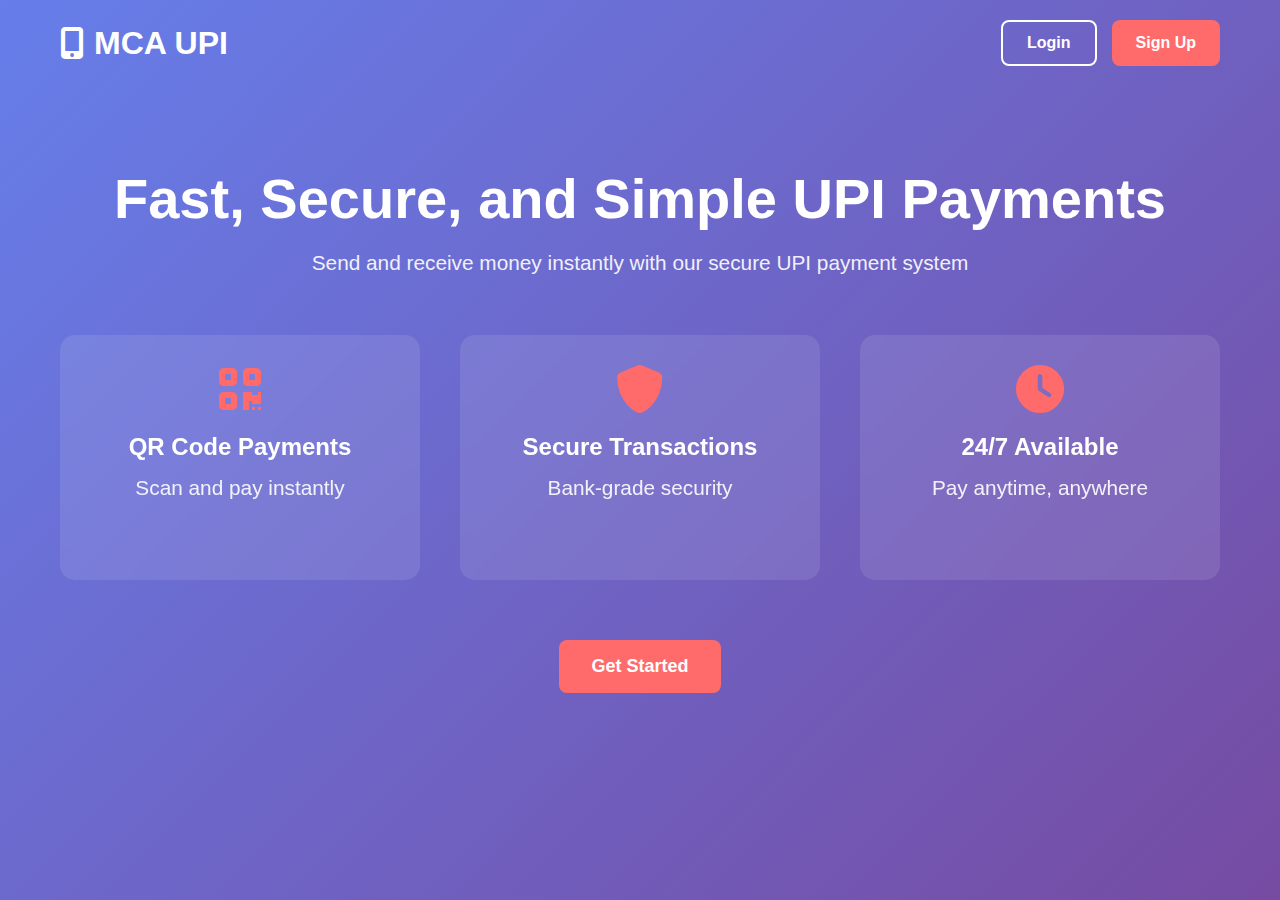
<file: index.html>
<!DOCTYPE html>
<html lang="en">
<head>
    <meta charset="UTF-8">
    <meta name="viewport" content="width=device-width, initial-scale=1.0">
    <title>UPI Payment System</title>
    <link rel="stylesheet" href="style.css">
    <link href="https://cdnjs.cloudflare.com/ajax/libs/font-awesome/6.0.0/css/all.min.css" rel="stylesheet">
</head>
<body>
    <div class="container">
        <header class="header">
            <div class="logo">
                <i class="fas fa-mobile-alt"></i>
                <h1>MCA UPI</h1>
            </div>
            <nav class="nav">
                <button class="btn-secondary" onclick="showLogin()">Login</button>
                <button class="btn-primary" onclick="showRegister()">Sign Up</button>
            </nav>
        </header>

        <main class="hero">
            <div class="hero-content">
                <h2>Fast, Secure, and Simple UPI Payments</h2>
                <p>Send and receive money instantly with our secure UPI payment system</p>
                <div class="features">
                    <div class="feature">
                        <i class="fas fa-qrcode"></i>
                        <h3>QR Code Payments</h3>
                        <p>Scan and pay instantly</p>
                    </div>
                    <div class="feature">
                        <i class="fas fa-shield-alt"></i>
                        <h3>Secure Transactions</h3>
                        <p>Bank-grade security</p>
                    </div>
                    <div class="feature">
                        <i class="fas fa-clock"></i>
                        <h3>24/7 Available</h3>
                        <p>Pay anytime, anywhere</p>
                    </div>
                </div>
                <button class="btn-primary btn-large" onclick="showRegister()">Get Started</button>
            </div>
        </main>
    </div>

    <!-- Login Modal -->
    <div id="loginModal" class="modal">
        <div class="modal-content">
            <span class="close" onclick="closeModal('loginModal')">&times;</span>
            <h2>Login to Your Account</h2>
            <form id="loginForm">
                <div class="input-group">
                    <i class="fas fa-phone"></i>
                    <input type="tel" id="loginPhone" placeholder="Enter mobile number" required>
                </div>
                <div class="input-group">
                    <i class="fas fa-lock"></i>
                    <input type="password" id="loginPin" placeholder="Enter PIN" maxlength="4" required>
                </div>
                <button type="submit" class="btn-primary btn-full">Login</button>
            </form>
            <p>Don't have an account? <a href="#" onclick="showRegister(); closeModal('loginModal')">Sign up</a></p>
        </div>
    </div>

    <!-- Register Modal -->
    <div id="registerModal" class="modal">
        <div class="modal-content">
            <span class="close" onclick="closeModal('registerModal')">&times;</span>
            <h2>Create New Account</h2>
            <form id="registerForm">
                <div class="input-group">
                    <i class="fas fa-user"></i>
                    <input type="text" id="registerName" placeholder="Full Name" required>
                </div>
                <div class="input-group">
                    <i class="fas fa-phone"></i>
                    <input type="tel" id="registerPhone" placeholder="Mobile Number" maxlength="10" required>
                </div>
                <div class="input-group">
                    <i class="fas fa-envelope"></i>
                    <input type="email" id="registerEmail" placeholder="Email Address" required>
                </div>
                <div class="input-group">
                    <i class="fas fa-lock"></i>
                    <input type="password" id="registerPin" placeholder="Create 4-digit PIN" maxlength="4" required>
                </div>
                <div class="input-group">
                    <i class="fas fa-lock"></i>
                    <input type="password" id="confirmPin" placeholder="Confirm PIN" maxlength="4" required>
                </div>
                <button type="submit" class="btn-primary btn-full">Create Account</button>
            </form>
            <p>Already have an account? <a href="#" onclick="showLogin(); closeModal('registerModal')">Login</a></p>
        </div>
    </div>

    <script src="app.js"></script>
</body>
</html>
</file>
<file: style.css>
* {
    margin: 0;
    padding: 0;
    box-sizing: border-box;
}

body {
    font-family: 'Segoe UI', Tahoma, Geneva, Verdana, sans-serif;
    background: linear-gradient(135deg, #667eea 0%, #764ba2 100%);
    min-height: 100vh;
    color: #333;
}

.container {
    max-width: 1200px;
    margin: 0 auto;
    padding: 0 20px;
}

/* Header Styles */
.header {
    display: flex;
    justify-content: space-between;
    align-items: center;
    padding: 20px 0;
    color: white;
}

.logo {
    display: flex;
    align-items: center;
    gap: 10px;
}

.logo i {
    font-size: 2rem;
}

.logo h1 {
    font-size: 2rem;
    font-weight: 700;
}

.nav {
    display: flex;
    gap: 15px;
}

/* Button Styles */
.btn-primary, .btn-secondary, .btn-link, .btn-logout, .btn-icon {
    padding: 12px 24px;
    border: none;
    border-radius: 8px;
    font-size: 16px;
    font-weight: 600;
    cursor: pointer;
    transition: all 0.3s ease;
    text-decoration: none;
    display: inline-flex;
    align-items: center;
    justify-content: center;
    gap: 8px;
    text-align: center;
}

.btn-primary {
    background: #ff6b6b;
    color: white;
}

.btn-primary:hover {
    background: #ff5252;
    transform: translateY(-2px);
}

.btn-secondary {
    background: transparent;
    color: white;
    border: 2px solid white;
}

.btn-secondary:hover {
    background: white;
    color: #667eea;
}

.btn-logout {
    background: #dc3545;
    color: white;
    border: none;
}

.btn-logout:hover {
    background: #c82333;
    transform: translateY(-2px);
}

.btn-icon {
    background: none;
    border: none;
    color: #667eea;
    padding: 8px;
    font-size: 1.5rem;
    border-radius: 50%;
}

.btn-icon:hover {
    background: rgba(102, 126, 234, 0.1);
}

.btn-link {
    background: none;
    color: #667eea;
    padding: 5px 10px;
    font-size: 14px;
}

.btn-full {
    width: 100%;
}

.btn-large {
    padding: 16px 32px;
    font-size: 18px;
}

/* Hero Section */
.hero {
    text-align: center;
    padding: 80px 0;
    color: white;
}

.hero-content h2 {
    font-size: 3.5rem;
    margin-bottom: 20px;
    font-weight: 700;
}

.hero-content p {
    font-size: 1.3rem;
    margin-bottom: 50px;
    opacity: 0.9;
}

.features {
    display: grid;
    grid-template-columns: repeat(auto-fit, minmax(250px, 1fr));
    gap: 40px;
    margin: 60px 0;
}

.feature {
    background: rgba(255, 255, 255, 0.1);
    padding: 30px;
    border-radius: 15px;
    backdrop-filter: blur(10px);
}

.feature i {
    font-size: 3rem;
    margin-bottom: 20px;
    color: #ff6b6b;
}

.feature h3 {
    font-size: 1.5rem;
    margin-bottom: 15px;
}

/* Modal Styles */
.modal {
    display: none;
    position: fixed;
    z-index: 1000;
    left: 0;
    top: 0;
    width: 100%;
    height: 100%;
    background: rgba(0, 0, 0, 0.5);
    backdrop-filter: blur(5px);
}

.modal-content {
    background: white;
    margin: 5% auto;
    padding: 30px;
    border-radius: 15px;
    width: 90%;
    max-width: 500px;
    position: relative;
    animation: modalSlideIn 0.3s ease;
}

.logout-confirm {
    text-align: center;
    max-width: 400px;
}

.logout-confirm .logout-icon {
    font-size: 3rem;
    color: #dc3545;
    margin: 20px 0;
}

.logout-actions {
    display: flex;
    gap: 15px;
    justify-content: center;
    margin-top: 30px;
}

@keyframes modalSlideIn {
    from {
        opacity: 0;
        transform: translateY(-50px);
    }
    to {
        opacity: 1;
        transform: translateY(0);
    }
}

.close {
    position: absolute;
    right: 20px;
    top: 20px;
    font-size: 28px;
    font-weight: bold;
    cursor: pointer;
    color: #999;
}

.close:hover {
    color: #333;
}

.modal h2 {
    margin-bottom: 25px;
    color: #333;
    text-align: center;
}

/* Form Styles */
.input-group {
    position: relative;
    margin-bottom: 20px;
}

.input-group i {
    position: absolute;
    left: 15px;
    top: 50%;
    transform: translateY(-50%);
    color: #999;
}

.input-group input {
    width: 100%;
    padding: 15px 15px 15px 45px;
    border: 2px solid #e1e5e9;
    border-radius: 8px;
    font-size: 16px;
    transition: border-color 0.3s;
}

.input-group input:focus {
    outline: none;
    border-color: #667eea;
}

/* Dashboard Styles */
.dashboard-container {
    min-height: 100vh;
    background: #f8f9fa;
}

.dashboard-header {
    background: white;
    padding: 20px 30px;
    box-shadow: 0 2px 10px rgba(0, 0, 0, 0.1);
    display: flex;
    justify-content: space-between;
    align-items: center;
    position: relative;
}

.header-left h2 {
    color: #667eea;
    margin-bottom: 5px;
}

.header-left span {
    color: #666;
    font-size: 14px;
}

.header-right {
    display: flex;
    align-items: center;
    gap: 15px;
}

/* User Menu Styles */
.user-menu {
    position: relative;
}

.user-dropdown {
    position: absolute;
    top: 100%;
    right: 0;
    background: white;
    border-radius: 12px;
    box-shadow: 0 10px 30px rgba(0, 0, 0, 0.15);
    min-width: 200px;
    padding: 10px 0;
    opacity: 0;
    visibility: hidden;
    transform: translateY(-10px);
    transition: all 0.3s ease;
    z-index: 1001;
}

.user-dropdown.show {
    opacity: 1;
    visibility: visible;
    transform: translateY(0);
}

.user-info {
    padding: 15px 20px;
    text-align: left;
}

.user-info span {
    display: block;
    font-weight: 600;
    color: #333;
}

.user-info small {
    color: #666;
    font-size: 12px;
}

.user-dropdown hr {
    border: none;
    border-top: 1px solid #f0f0f0;
    margin: 5px 0;
}

.dropdown-item {
    width: 100%;
    padding: 12px 20px;
    border: none;
    background: none;
    text-align: left;
    cursor: pointer;
    display: flex;
    align-items: center;
    gap: 10px;
    color: #333;
    transition: background 0.2s;
    font-size: 14px;
}

.dropdown-item:hover {
    background: #f8f9fa;
}

.dropdown-item.logout-item {
    color: #dc3545;
}

.dropdown-item.logout-item:hover {
    background: #fff5f5;
}

.mobile-logout {
    display: none;
}

.dashboard-content {
    padding: 30px;
    max-width: 1200px;
    margin: 0 auto;
}

/* Balance Card */
.balance-card {
    background: linear-gradient(135deg, #667eea 0%, #764ba2 100%);
    color: white;
    padding: 30px;
    border-radius: 20px;
    display: flex;
    justify-content: space-between;
    align-items: center;
    margin-bottom: 30px;
    box-shadow: 0 10px 30px rgba(102, 126, 234, 0.3);
}

.balance-amount {
    font-size: 2.5rem;
    font-weight: bold;
    margin: 10px 0;
}

.balance-info h3 {
    opacity: 0.9;
    margin-bottom: 10px;
}

.balance-info p {
    opacity: 0.8;
    font-size: 14px;
}

/* Quick Actions */
.quick-actions {
    margin-bottom: 40px;
}

.action-grid {
    display: grid;
    grid-template-columns: repeat(auto-fit, minmax(200px, 1fr));
    gap: 20px;
}

.action-card {
    background: white;
    padding: 25px;
    border-radius: 15px;
    text-align: center;
    cursor: pointer;
    transition: all 0.3s ease;
    box-shadow: 0 5px 15px rgba(0, 0, 0, 0.1);
}

.action-card:hover {
    transform: translateY(-5px);
    box-shadow: 0 10px 25px rgba(0, 0, 0, 0.15);
}

.action-card i {
    font-size: 2.5rem;
    color: #667eea;
    margin-bottom: 15px;
}

.action-card span {
    display: block;
    font-weight: 600;
    color: #333;
}

/* Transaction Section */
.transaction-section {
    background: white;
    padding: 25px;
    border-radius: 15px;
    box-shadow: 0 5px 15px rgba(0, 0, 0, 0.1);
}

.section-header {
    display: flex;
    justify-content: space-between;
    align-items: center;
    margin-bottom: 20px;
}

.section-header h3 {
    color: #333;
}

.transaction-list {
    max-height: 400px;
    overflow-y: auto;
}

.transaction-item {
    display: flex;
    justify-content: space-between;
    align-items: center;
    padding: 15px 0;
    border-bottom: 1px solid #f0f0f0;
}

.transaction-item:last-child {
    border-bottom: none;
}

.transaction-info {
    display: flex;
    align-items: center;
    gap: 15px;
}

.transaction-icon {
    width: 45px;
    height: 45px;
    border-radius: 50%;
    display: flex;
    align-items: center;
    justify-content: center;
    color: white;
}

.transaction-icon.sent {
    background: #ff6b6b;
}

.transaction-icon.received {
    background: #51cf66;
}

.transaction-details h4 {
    margin-bottom: 5px;
    color: #333;
}

.transaction-details p {
    font-size: 14px;
    color: #666;
}

.transaction-amount {
    font-weight: bold;
    font-size: 16px;
}

.transaction-amount.sent {
    color: #ff6b6b;
}

.transaction-amount.received {
    color: #51cf66;
}

/* Payment Methods */
.payment-methods {
    margin: 20px 0;
}

.payment-methods h4 {
    margin-bottom: 15px;
    color: #333;
}

.payment-option {
    display: block;
    margin-bottom: 10px;
    cursor: pointer;
}

.payment-option input[type="radio"] {
    display: none;
}

.payment-content {
    display: flex;
    align-items: center;
    gap: 10px;
    padding: 15px;
    border: 2px solid #e1e5e9;
    border-radius: 8px;
    transition: all 0.3s;
}

.payment-option input[type="radio"]:checked + .payment-content {
    border-color: #667eea;
    background: #f8f9ff;
}

.payment-content:hover {
    border-color: #667eea;
}

/* QR Code Styles */
.qr-display {
    text-align: center;
    padding: 20px;
}

.qr-display #userQRCode {
    margin: 20px auto;
    display: flex;
    justify-content: center;
}

.qr-actions {
    margin-top: 20px;
    display: flex;
    gap: 15px;
    justify-content: center;
}

.qr-scanner {
    text-align: center;
    padding: 20px;
}

.scanner-frame {
    width: 250px;
    height: 250px;
    margin: 0 auto 20px;
    border: 2px dashed #ccc;
    border-radius: 15px;
    display: flex;
    flex-direction: column;
    align-items: center;
    justify-content: center;
    gap: 10px;
    background: #f8f9fa;
}

.scanner-frame i {
    font-size: 3rem;
    color: #999;
}

/* Loading Animation */
.loading {
    display: inline-block;
    width: 20px;
    height: 20px;
    border: 3px solid rgba(255, 255, 255, 0.3);
    border-radius: 50%;
    border-top-color: #fff;
    animation: spin 1s ease-in-out infinite;
}

@keyframes spin {
    to { transform: rotate(360deg); }
}

/* Success/Error Messages */
.message {
    padding: 15px;
    border-radius: 8px;
    margin-bottom: 20px;
    text-align: center;
    animation: messageSlide 0.3s ease;
}

.message.success {
    background: #d4edda;
    color: #155724;
    border: 1px solid #c3e6cb;
}

.message.error {
    background: #f8d7da;
    color: #721c24;
    border: 1px solid #f5c6cb;
}

.message.info {
    background: #d1ecf1;
    color: #0c5460;
    border: 1px solid #bee5eb;
}

@keyframes messageSlide {
    from {
        opacity: 0;
        transform: translateY(-20px);
    }
    to {
        opacity: 1;
        transform: translateY(0);
    }
}

/* Responsive Design */
@media (max-width: 768px) {
    .hero-content h2 {
        font-size: 2.5rem;
    }
    
    .hero-content p {
        font-size: 1.1rem;
    }
    
    .features {
        grid-template-columns: 1fr;
        gap: 30px;
    }
    
    .balance-card {
        flex-direction: column;
        text-align: center;
        gap: 20px;
    }
    
    .action-grid {
        grid-template-columns: repeat(2, 1fr);
    }
    
    .dashboard-header {
        padding: 15px 20px;
    }
    
    .user-menu {
        display: none;
    }
    
    .mobile-logout {
        display: flex;
    }
    
    .logout-actions {
        flex-direction: column;
    }
}

@media (max-width: 480px) {
    .modal-content {
        margin: 10% auto;
        padding: 20px;
    }
    
    .action-grid {
        grid-* {
    margin: 0;
    padding: 0;
    box-sizing: border-box;
}

body {
    font-family: 'Segoe UI', Tahoma, Geneva, Verdana, sans-serif;
    background: linear-gradient(135deg, #667eea 0%, #764ba2 100%);
    min-height: 100vh;
    color: #333;
}

.container {
    max-width: 1200px;
    margin: 0 auto;
    padding: 0 20px;
}

/* Header Styles */
.header {
    display: flex;
    justify-content: space-between;
    align-items: center;
    padding: 20px 0;
    color: white;
}

.logo {
    display: flex;
    align-items: center;
    gap: 10px;
}

.logo i {
    font-size: 2rem;
}

.logo h1 {
    font-size: 2rem;
    font-weight: 700;
}

.nav {
    display: flex;
    gap: 15px;
}

/* Button Styles */
.btn-primary, .btn-secondary, .btn-link, .btn-logout, .btn-icon {
    padding: 12px 24px;
    border: none;
    border-radius: 8px;
    font-size: 16px;
    font-weight: 600;
    cursor: pointer;
    transition: all 0.3s ease;
    text-decoration: none;
    display: inline-flex;
    align-items: center;
    justify-content: center;
    gap: 8px;
    text-align: center;
}

.btn-primary {
    background: #ff6b6b;
    color: white;
}

.btn-primary:hover {
    background: #ff5252;
    transform: translateY(-2px);
}

.btn-secondary {
    background: transparent;
    color: white;
    border: 2px solid white;
}

.btn-secondary:hover {
    background: white;
    color: #667eea;
}

.btn-logout {
    background: #dc3545;
    color: white;
    border: none;
}

.btn-logout:hover {
    background: #c82333;
    transform: translateY(-2px);
}

.btn-icon {
    background: none;
    border: none;
    color: #667eea;
    padding: 8px;
    font-size: 1.5rem;
    border-radius: 50%;
}

.btn-icon:hover {
    background: rgba(102, 126, 234, 0.1);
}

.btn-link {
    background: none;
    color: #667eea;
    padding: 5px 10px;
    font-size: 14px;
}

.btn-full {
    width: 100%;
}

.btn-large {
    padding: 16px 32px;
    font-size: 18px;
}

/* Hero Section */
.hero {
    text-align: center;
    padding: 80px 0;
    color: white;
}

.hero-content h2 {
    font-size: 3.5rem;
    margin-bottom: 20px;
    font-weight: 700;
}

.hero-content p {
    font-size: 1.3rem;
    margin-bottom: 50px;
    opacity: 0.9;
}

.features {
    display: grid;
    grid-template-columns: repeat(auto-fit, minmax(250px, 1fr));
    gap: 40px;
    margin: 60px 0;
}

.feature {
    background: rgba(255, 255, 255, 0.1);
    padding: 30px;
    border-radius: 15px;
    backdrop-filter: blur(10px);
}

.feature i {
    font-size: 3rem;
    margin-bottom: 20px;
    color: #ff6b6b;
}

.feature h3 {
    font-size: 1.5rem;
    margin-bottom: 15px;
}

/* Modal Styles */
.modal {
    display: none;
    position: fixed;
    z-index: 1000;
    left: 0;
    top: 0;
    width: 100%;
    height: 100%;
    background: rgba(0, 0, 0, 0.5);
    backdrop-filter: blur(5px);
}

.modal-content {
    background: white;
    margin: 5% auto;
    padding: 30px;
    border-radius: 15px;
    width: 90%;
    max-width: 500px;
    position: relative;
    animation: modalSlideIn 0.3s ease;
}

.logout-confirm {
    text-align: center;
    max-width: 400px;
}

.logout-confirm .logout-icon {
    font-size: 3rem;
    color: #dc3545;
    margin: 20px 0;
}

.logout-actions {
    display: flex;
    gap: 15px;
    justify-content: center;
    margin-top: 30px;
}

@keyframes modalSlideIn {
    from {
        opacity: 0;
        transform: translateY(-50px);
    }
    to {
        opacity: 1;
        transform: translateY(0);
    }
}

.close {
    position: absolute;
    right: 20px;
    top: 20px;
    font-size: 28px;
    font-weight: bold;
    cursor: pointer;
    color: #999;
}

.close:hover {
    color: #333;
}

.modal h2 {
    margin-bottom: 25px;
    color: #333;
    text-align: center;
}

/* Form Styles */
.input-group {
    position: relative;
    margin-bottom: 20px;
}

.input-group i {
    position: absolute;
    left: 15px;
    top: 50%;
    transform: translateY(-50%);
    color: #999;
}

.input-group input {
    width: 100%;
    padding: 15px 15px 15px 45px;
    border: 2px solid #e1e5e9;
    border-radius: 8px;
    font-size: 16px;
    transition: border-color 0.3s;
}

.input-group input:focus {
    outline: none;
    border-color: #667eea;
}

/* Dashboard Styles */
.dashboard-container {
    min-height: 100vh;
    background: #f8f9fa;
}

.dashboard-header {
    background: white;
    padding: 20px 30px;
    box-shadow: 0 2px 10px rgba(0, 0, 0, 0.1);
    display: flex;
    justify-content: space-between;
    align-items: center;
    position: relative;
}

.header-left h2 {
    color: #667eea;
    margin-bottom: 5px;
}

.header-left span {
    color: #666;
    font-size: 14px;
}

.header-right {
    display: flex;
    align-items: center;
    gap: 15px;
}

/* User Menu Styles */
.user-menu {
    position: relative;
}

.user-dropdown {
    position: absolute;
    top: 100%;
    right: 0;
    background: white;
    border-radius: 12px;
    box-shadow: 0 10px 30px rgba(0, 0, 0, 0.15);
    min-width: 200px;
    padding: 10px 0;
    opacity: 0;
    visibility: hidden;
    transform: translateY(-10px);
    transition: all 0.3s ease;
    z-index: 1001;
}

.user-dropdown.show {
    opacity: 1;
    visibility: visible;
    transform: translateY(0);
}

.user-info {
    padding: 15px 20px;
    text-align: left;
}

.user-info span {
    display: block;
    font-weight: 600;
    color: #333;
}

.user-info small {
    color: #666;
    font-size: 12px;
}

.user-dropdown hr {
    border: none;
    border-top: 1px solid #f0f0f0;
    margin: 5px 0;
}

.dropdown-item {
    width: 100%;
    padding: 12px 20px;
    border: none;
    background: none;
    text-align: left;
    cursor: pointer;
    display: flex;
    align-items: center;
    gap: 10px;
    color: #333;
    transition: background 0.2s;
    font-size: 14px;
}

.dropdown-item:hover {
    background: #f8f9fa;
}

.dropdown-item.logout-item {
    color: #dc3545;
}

.dropdown-item.logout-item:hover {
    background: #fff5f5;
}

.mobile-logout {
    display: none;
}

.dashboard-content {
    padding: 30px;
    max-width: 1200px;
    margin: 0 auto;
}

/* Balance Card */
.balance-card {
    background: linear-gradient(135deg, #667eea 0%, #764ba2 100%);
    color: white;
    padding: 30px;
    border-radius: 20px;
    display: flex;
    justify-content: space-between;
    align-items: center;
    margin-bottom: 30px;
    box-shadow: 0 10px 30px rgba(102, 126, 234, 0.3);
}

.balance-amount {
    font-size: 2.5rem;
    font-weight: bold;
    margin: 10px 0;
}

.balance-info h3 {
    opacity: 0.9;
    margin-bottom: 10px;
}

.balance-info p {
    opacity: 0.8;
    font-size: 14px;
}

/* Quick Actions */
.quick-actions {
    margin-bottom: 40px;
}

.action-grid {
    display: grid;
    grid-template-columns: repeat(auto-fit, minmax(200px, 1fr));
    gap: 20px;
}

.action-card {
    background: white;
    padding: 25px;
    border-radius: 15px;
    text-align: center;
    cursor: pointer;
    transition: all 0.3s ease;
    box-shadow: 0 5px 15px rgba(0, 0, 0, 0.1);
}

.action-card:hover {
    transform: translateY(-5px);
    box-shadow: 0 10px 25px rgba(0, 0, 0, 0.15);
}

.action-card i {
    font-size: 2.5rem;
    color: #667eea;
    margin-bottom: 15px;
}

.action-card span {
    display: block;
    font-weight: 600;
    color: #333;
}

/* Transaction Section */
.transaction-section {
    background: white;
    padding: 25px;
    border-radius: 15px;
    box-shadow: 0 5px 15px rgba(0, 0, 0, 0.1);
}

.section-header {
    display: flex;
    justify-content: space-between;
    align-items: center;
    margin-bottom: 20px;
}

.section-header h3 {
    color: #333;
}

.transaction-list {
    max-height: 400px;
    overflow-y: auto;
}

.transaction-item {
    display: flex;
    justify-content: space-between;
    align-items: center;
    padding: 15px 0;
    border-bottom: 1px solid #f0f0f0;
}

.transaction-item:last-child {
    border-bottom: none;
}

.transaction-info {
    display: flex;
    align-items: center;
    gap: 15px;
}

.transaction-icon {
    width: 45px;
    height: 45px;
    border-radius: 50%;
    display: flex;
    align-items: center;
    justify-content: center;
    color: white;
}

.transaction-icon.sent {
    background: #ff6b6b;
}

.transaction-icon.received {
    background: #51cf66;
}

.transaction-details h4 {
    margin-bottom: 5px;
    color: #333;
}

.transaction-details p {
    font-size: 14px;
    color: #666;
}

.transaction-amount {
    font-weight: bold;
    font-size: 16px;
}

.transaction-amount.sent {
    color: #ff6b6b;
}

.transaction-amount.received {
    color: #51cf66;
}

/* Payment Methods */
.payment-methods {
    margin: 20px 0;
}

.payment-methods h4 {
    margin-bottom: 15px;
    color: #333;
}

.payment-option {
    display: block;
    margin-bottom: 10px;
    cursor: pointer;
}

.payment-option input[type="radio"] {
    display: none;
}

.payment-content {
    display: flex;
    align-items: center;
    gap: 10px;
    padding: 15px;
    border: 2px solid #e1e5e9;
    border-radius: 8px;
    transition: all 0.3s;
}

.payment-option input[type="radio"]:checked + .payment-content {
    border-color: #667eea;
    background: #f8f9ff;
}

.payment-content:hover {
    border-color: #667eea;
}

/* QR Code Styles */
.qr-display {
    text-align: center;
    padding: 20px;
}

.qr-display #userQRCode {
    margin: 20px auto;
    display: flex;
    justify-content: center;
}

.qr-actions {
    margin-top: 20px;
    display: flex;
    gap: 15px;
    justify-content: center;
}

.qr-scanner {
    text-align: center;
    padding: 20px;
}

.scanner-frame {
    width: 250px;
    height: 250px;
    margin: 0 auto 20px;
    border: 2px dashed #ccc;
    border-radius: 15px;
    display: flex;
    flex-direction: column;
    align-items: center;
    justify-content: center;
    gap: 10px;
    background: #f8f9fa;
}

.scanner-frame i {
    font-size: 3rem;
    color: #999;
}

/* Loading Animation */
.loading {
    display: inline-block;
    width: 20px;
    height: 20px;
    border: 3px solid rgba(255, 255, 255, 0.3);
    border-radius: 50%;
    border-top-color: #fff;
    animation: spin 1s ease-in-out infinite;
}

@keyframes spin {
    to { transform: rotate(360deg); }
}

/* Success/Error Messages */
.message {
    padding: 15px;
    border-radius: 8px;
    margin-bottom: 20px;
    text-align: center;
    animation: messageSlide 0.3s ease;
}

.message.success {
    background: #d4edda;
    color: #155724;
    border: 1px solid #c3e6cb;
}

.message.error {
    background: #f8d7da;
    color: #721c24;
    border: 1px solid #f5c6cb;
}

.message.info {
    background: #d1ecf1;
    color: #0c5460;
    border: 1px solid #bee5eb;
}

@keyframes messageSlide {
    from {
        opacity: 0;
        transform: translateY(-20px);
    }
    to {
        opacity: 1;
        transform: translateY(0);
    }
}

/* Responsive Design */
@media (max-width: 768px) {
    .hero-content h2 {
        font-size: 2.5rem;
    }
    
    .hero-content p {
        font-size: 1.1rem;
    }
    
    .features {
        grid-template-columns: 1fr;
        gap: 30px;
    }
    
    .balance-card {
        flex-direction: column;
        text-align: center;
        gap: 20px;
    }
    
    .action-grid {
        grid-template-columns: repeat(2, 1fr);
    }
    
    .dashboard-header {
        padding: 15px 20px;
    }
    
    .user-menu {
        display: none;
    }
    
    .mobile-logout {
        display: flex;
    }
    
    .logout-actions {
        flex-direction: column;
    }
}

@media (max-width: 480px) {
    .modal-content {
        margin: 10% auto;
        padding: 20px;
    }
    
    .action-grid {
        grid-template-columns: 1fr;
    }
    
    .dashboard-content {
        padding: 15px;
    }
    
    .qr-actions {
        flex-direction: column;
    }
    
    .scanner-frame {
        width: 200px;
        height: 200px;
    }
}

/* Auto-hide dropdown when clicking outside */
.user-menu.active .user-dropdown {
    opacity: 1;
    visibility: visible;
    transform: translateY(0);
}
template-columns: 1fr;
    }
    
    .dashboard-content {
        padding: 15px;
    }
    
    .qr-actions {
        flex-direction: column;
    }
    
    .scanner-frame {
        width: 200px;
        height: 200px;
    }
}

/* Auto-hide dropdown when clicking outside */
.user-menu.active .user-dropdown {
    opacity: 1;
    visibility: visible;
    transform: translateY(0);
}
</file>
